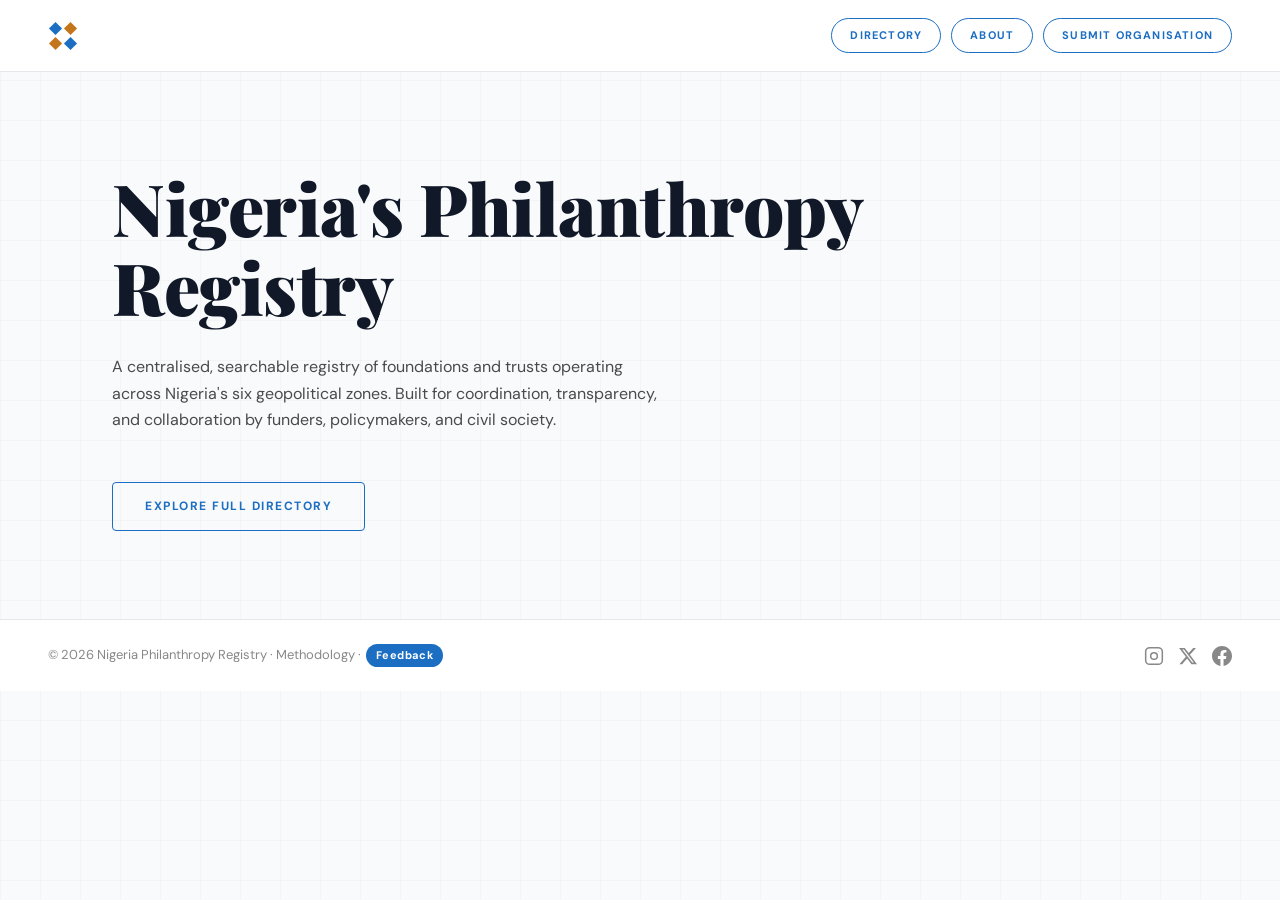
<file: index.html>
<!DOCTYPE html>
<html lang="en">
<head>
  <meta charset="UTF-8">
  <meta name="viewport" content="width=device-width, initial-scale=1.0">
  <title>Nigeria Philanthropy Registry</title>
  <link rel="stylesheet" href="styles.css">
  <style>

    body {
      background-color: #F9FAFB;
      background-image:
        linear-gradient(rgba(0,0,0,0.025) 1px, transparent 1px),
        linear-gradient(90deg, rgba(0,0,0,0.025) 1px, transparent 1px);
      background-size: 40px 40px;
    }

    /* ── HERO ─────────────────────────────────────────────── */
    .hero {
      padding: 96px 72px 88px;
      max-width: 1200px;
      margin: 0 auto;
    }

    .hero-heading {
      font-family: var(--font-serif);
      font-size: 72px;
      font-weight: 900;
      color: var(--near-black);
      line-height: 1.1;
      margin-bottom: 28px;
      letter-spacing: -0.5px;
    }

    .hero-sub {
      font-size: 16px;
      color: var(--text-mid);
      line-height: 1.65;
      margin-bottom: 48px;
      max-width: 560px;
    }

    .btn-explore {
      display: inline-block;
      color: var(--blue);
      border: 1.5px solid var(--blue);
      background: transparent;
      padding: 14px 32px;
      border-radius: 4px;
      font-family: var(--font-sans);
      font-size: 12px;
      font-weight: 700;
      letter-spacing: 1.5px;
      text-transform: uppercase;
      text-decoration: none;
      transition: all var(--transition);
    }

    .btn-explore:hover {
      background: var(--blue);
      color: var(--white);
    }

    /* ── STATS BAR ────────────────────────────────────────── */
    .stats-bar {
      border-top: 1px solid var(--border-light);
      border-bottom: 1px solid var(--border-light);
      background: var(--white);
      padding: 40px 72px;
    }

    .stats-inner {
      max-width: 1200px;
      margin: 0 auto;
      display: grid;
      grid-template-columns: repeat(4, 1fr);
      gap: 32px;
    }

    .stat-item {}

    .stat-number {
      font-family: var(--font-serif);
      font-size: 64px;
      font-weight: 900;
      color: var(--near-black);
      line-height: 1;
      margin-bottom: 10px;
    }

    .stat-label {
      font-size: 11px;
      font-weight: 700;
      letter-spacing: 1.5px;
      text-transform: uppercase;
      color: var(--amber);
    }

    /* ── RESPONSIVE ───────────────────────────────────────── */
    @media (max-width: 1024px) {
      .hero { padding: 72px 40px 64px; }
      .hero-heading { font-size: 60px; }
      .stats-bar { padding: 32px 40px; }
      .stats-inner { grid-template-columns: repeat(2, 1fr); }
      .impact-section { padding: 56px 40px 64px; }
      .impact-grid { grid-template-columns: repeat(2, 1fr); }
    }

    @media (max-width: 640px) {
      .hero { padding: 48px 24px 56px; }
      .hero-heading { font-size: 44px; }
      .stats-bar { padding: 28px 24px; }
      .impact-section { padding: 40px 24px 56px; }
      .stat-number { font-size: 48px; }
    }

  </style>
</head>
<body>

  <!-- ═══ NAVIGATION ═════════════════════════════════════════ -->
  <nav class="site-nav">
    <div class="nav-logo">
      <a href="index.html">
        <svg class="nav-logo-mark" width="30" height="30" viewBox="0 0 32 32" fill="none" xmlns="http://www.w3.org/2000/svg" aria-hidden="true">
          <polygon fill="#1B6EC2" points="8,1 15,8 8,15 1,8"/>
          <polygon fill="#C4751A" points="24,1 31,8 24,15 17,8"/>
          <polygon fill="#C4751A" points="8,17 15,24 8,31 1,24"/>
          <polygon fill="#1B6EC2" points="24,17 31,24 24,31 17,24"/>
        </svg>
      </a>
    </div>
    <div class="nav-links">
      <a href="directory.html">Directory</a>
      <a href="about.html">About</a>
      <a href="submit.html" class="btn-submit">Submit Organisation</a>
    </div>
  </nav>

  <!-- ═══ HERO ════════════════════════════════════════════════ -->
  <section class="hero">
    <h1 class="hero-heading">Nigeria's Philanthropy<br>Registry</h1>
    <p class="hero-sub">A centralised, searchable registry of foundations and trusts operating across Nigeria's six geopolitical zones. Built for coordination, transparency, and collaboration by funders, policymakers, and civil society.</p>
    <a href="directory.html" class="btn-explore">Explore Full Directory</a>
  </section>

  <!-- ═══ FOOTER ══════════════════════════════════════════════ -->
  <footer class="footer-simple">
    <span class="footer-simple-text">© 2026 Nigeria Philanthropy Registry · <a href="methodology.html" style="color:inherit;text-decoration:none;">Methodology</a> · <a href="feedback.html" class="footer-feedback-btn">Feedback</a></span>
    <div class="footer-social">
      <!-- Instagram -->
      <a href="#" aria-label="Instagram">
        <svg width="20" height="20" viewBox="0 0 24 24" fill="none" stroke="currentColor" stroke-width="1.8" stroke-linecap="round" stroke-linejoin="round">
          <rect x="2" y="2" width="20" height="20" rx="5" ry="5"/>
          <circle cx="12" cy="12" r="4"/>
          <circle cx="17.5" cy="6.5" r="0.5" fill="currentColor" stroke="none"/>
        </svg>
      </a>
      <!-- X / Twitter -->
      <a href="#" aria-label="X (Twitter)">
        <svg width="20" height="20" viewBox="0 0 24 24" fill="currentColor">
          <path d="M18.244 2.25h3.308l-7.227 8.26 8.502 11.24H16.17l-5.214-6.817L4.99 21.75H1.68l7.73-8.835L1.254 2.25H8.08l4.713 6.231zm-1.161 17.52h1.833L7.084 4.126H5.117z"/>
        </svg>
      </a>
      <!-- Facebook -->
      <a href="#" aria-label="Facebook">
        <svg width="20" height="20" viewBox="0 0 24 24" fill="currentColor">
          <path d="M24 12.073c0-6.627-5.373-12-12-12s-12 5.373-12 12c0 5.99 4.388 10.954 10.125 11.854v-8.385H7.078v-3.47h3.047V9.43c0-3.007 1.792-4.669 4.533-4.669 1.312 0 2.686.235 2.686.235v2.953H15.83c-1.491 0-1.956.925-1.956 1.874v2.25h3.328l-.532 3.47h-2.796v8.385C19.612 23.027 24 18.062 24 12.073z"/>
        </svg>
      </a>
    </div>
  </footer>


</body>
</html>
</file>
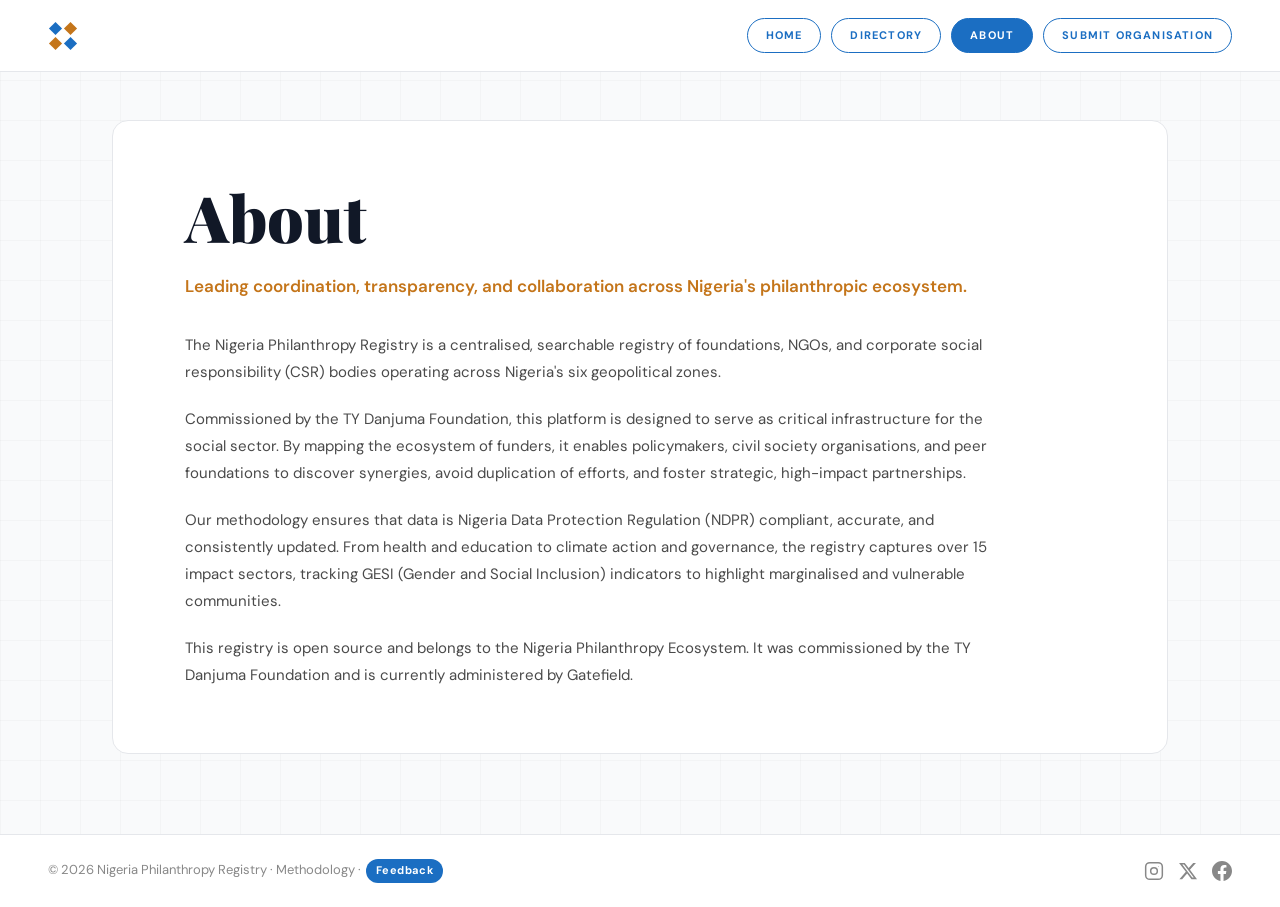
<file: about.html>
<!DOCTYPE html>
<html lang="en">
<head>
  <meta charset="UTF-8">
  <meta name="viewport" content="width=device-width, initial-scale=1.0">
  <title>About — Nigeria Philanthropy Registry</title>
  <link rel="stylesheet" href="styles.css">
  <style>

    body {
      background-color: #F9FAFB;
      background-image:
        linear-gradient(rgba(0,0,0,0.025) 1px, transparent 1px),
        linear-gradient(90deg, rgba(0,0,0,0.025) 1px, transparent 1px);
      background-size: 40px 40px;
    }

    /* ── PAGE CONTENT ─────────────────────────────────────── */
    .about-wrap {
      max-width: 1200px;
      margin: 0 auto;
      padding: 48px 72px 80px;
    }

    .about-card {
      background: var(--white);
      border: 1px solid var(--border-light);
      border-radius: 16px;
      padding: 64px 72px;
    }

    .about-heading {
      font-family: var(--font-serif);
      font-size: 64px;
      font-weight: 900;
      color: var(--near-black);
      margin-bottom: 24px;
      line-height: 1.0;
    }

    .about-subheading {
      font-size: 17px;
      font-weight: 600;
      color: var(--amber);
      line-height: 1.6;
      margin-bottom: 32px;
      max-width: 800px;
    }

    .about-body p {
      font-size: 15px;
      color: var(--text-mid);
      line-height: 1.8;
      margin-bottom: 20px;
      max-width: 820px;
    }

    .about-body p:last-child { margin-bottom: 0; }

    /* ── RESPONSIVE ───────────────────────────────────────── */
    @media (max-width: 1024px) {
      .about-wrap { padding: 32px 40px 64px; }
      .about-card { padding: 48px 48px; }
      .about-heading { font-size: 48px; }
    }

    @media (max-width: 640px) {
      .about-wrap { padding: 24px 16px 48px; }
      .about-card { padding: 32px 24px; }
      .about-heading { font-size: 36px; }
    }

  </style>
</head>
<body>

  <!-- ═══ NAVIGATION ═════════════════════════════════════════ -->
  <nav class="site-nav">
    <div class="nav-logo">
      <a href="index.html">
        <svg class="nav-logo-mark" width="30" height="30" viewBox="0 0 32 32" fill="none" xmlns="http://www.w3.org/2000/svg" aria-hidden="true">
          <polygon fill="#1B6EC2" points="8,1 15,8 8,15 1,8"/>
          <polygon fill="#C4751A" points="24,1 31,8 24,15 17,8"/>
          <polygon fill="#C4751A" points="8,17 15,24 8,31 1,24"/>
          <polygon fill="#1B6EC2" points="24,17 31,24 24,31 17,24"/>
        </svg>
      </a>
    </div>
    <div class="nav-links">
      <a href="index.html">Home</a>
      <a href="directory.html">Directory</a>
      <a href="about.html" class="active">About</a>
      <a href="submit.html" class="btn-submit">Submit Organisation</a>
    </div>
  </nav>

  <!-- ═══ ABOUT CONTENT ═══════════════════════════════════════ -->
  <div class="about-wrap">
    <div class="about-card">
      <h1 class="about-heading">About</h1>
      <p class="about-subheading">Leading coordination, transparency, and collaboration across Nigeria's philanthropic ecosystem.</p>
      <div class="about-body">
        <p>The Nigeria Philanthropy Registry is a centralised, searchable registry of foundations, NGOs, and corporate social responsibility (CSR) bodies operating across Nigeria's six geopolitical zones.</p>
        <p>Commissioned by the TY Danjuma Foundation, this platform is designed to serve as critical infrastructure for the social sector. By mapping the ecosystem of funders, it enables policymakers, civil society organisations, and peer foundations to discover synergies, avoid duplication of efforts, and foster strategic, high-impact partnerships.</p>
        <p>Our methodology ensures that data is Nigeria Data Protection Regulation (NDPR) compliant, accurate, and consistently updated. From health and education to climate action and governance, the registry captures over 15 impact sectors, tracking GESI (Gender and Social Inclusion) indicators to highlight marginalised and vulnerable communities.</p>
        <p>This registry is open source and belongs to the Nigeria Philanthropy Ecosystem. It was commissioned by the TY Danjuma Foundation and is currently administered by Gatefield.</p>
      </div>
    </div>
  </div>

  <!-- ═══ FOOTER ══════════════════════════════════════════════ -->
  <footer class="footer-simple">
    <span class="footer-simple-text">© 2026 Nigeria Philanthropy Registry · <a href="methodology.html" style="color:inherit;text-decoration:none;">Methodology</a> · <a href="feedback.html" class="footer-feedback-btn">Feedback</a></span>
    <div class="footer-social">
      <a href="#" aria-label="Instagram">
        <svg width="20" height="20" viewBox="0 0 24 24" fill="none" stroke="currentColor" stroke-width="1.8" stroke-linecap="round" stroke-linejoin="round">
          <rect x="2" y="2" width="20" height="20" rx="5" ry="5"/>
          <circle cx="12" cy="12" r="4"/>
          <circle cx="17.5" cy="6.5" r="0.5" fill="currentColor" stroke="none"/>
        </svg>
      </a>
      <a href="#" aria-label="X (Twitter)">
        <svg width="20" height="20" viewBox="0 0 24 24" fill="currentColor">
          <path d="M18.244 2.25h3.308l-7.227 8.26 8.502 11.24H16.17l-5.214-6.817L4.99 21.75H1.68l7.73-8.835L1.254 2.25H8.08l4.713 6.231zm-1.161 17.52h1.833L7.084 4.126H5.117z"/>
        </svg>
      </a>
      <a href="#" aria-label="Facebook">
        <svg width="20" height="20" viewBox="0 0 24 24" fill="currentColor">
          <path d="M24 12.073c0-6.627-5.373-12-12-12s-12 5.373-12 12c0 5.99 4.388 10.954 10.125 11.854v-8.385H7.078v-3.47h3.047V9.43c0-3.007 1.792-4.669 4.533-4.669 1.312 0 2.686.235 2.686.235v2.953H15.83c-1.491 0-1.956.925-1.956 1.874v2.25h3.328l-.532 3.47h-2.796v8.385C19.612 23.027 24 18.062 24 12.073z"/>
        </svg>
      </a>
    </div>
  </footer>

</body>
</html>
</file>
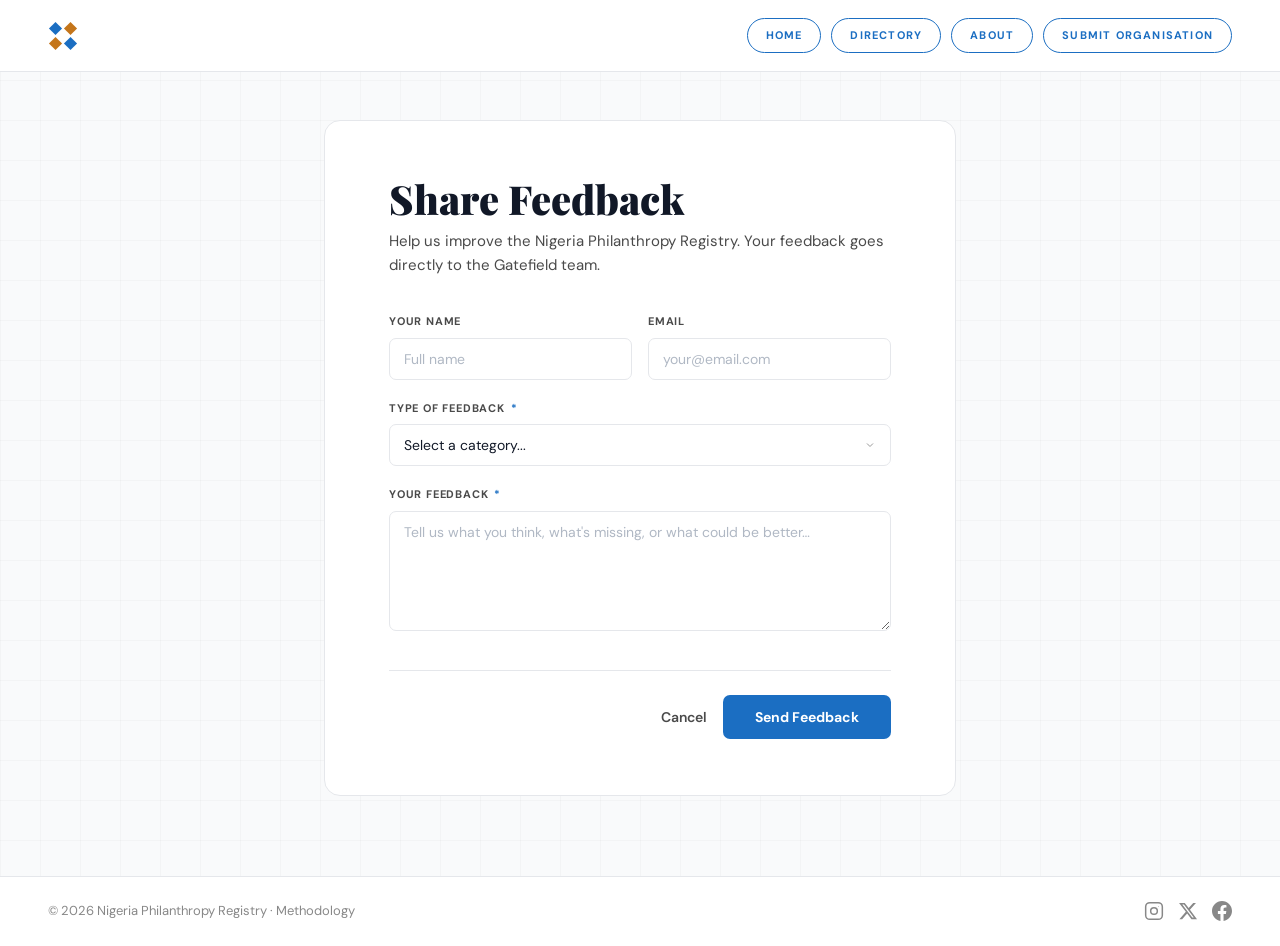
<file: feedback.html>
<!DOCTYPE html>
<html lang="en">
<head>
  <meta charset="UTF-8">
  <meta name="viewport" content="width=device-width, initial-scale=1.0">
  <title>Share Feedback — Nigeria Philanthropy Registry</title>
  <link rel="stylesheet" href="styles.css">
  <style>

    body {
      background-color: #F9FAFB;
      background-image:
        linear-gradient(rgba(0,0,0,0.025) 1px, transparent 1px),
        linear-gradient(90deg, rgba(0,0,0,0.025) 1px, transparent 1px);
      background-size: 40px 40px;
    }

    .page-wrap {
      max-width: 680px;
      margin: 0 auto;
      padding: 48px 24px 80px;
    }

    .page-card {
      background: var(--white);
      border: 1px solid var(--border-light);
      border-radius: 16px;
      padding: 56px 64px;
    }

    .page-heading {
      font-family: var(--font-serif);
      font-size: 40px;
      font-weight: 900;
      color: var(--near-black);
      margin-bottom: 8px;
      line-height: 1.1;
    }

    .page-sub {
      font-size: 15px;
      color: var(--text-mid);
      line-height: 1.6;
      margin-bottom: 36px;
    }

    .form-row { margin-bottom: 20px; }

    .form-row-2 {
      display: grid;
      grid-template-columns: 1fr 1fr;
      gap: 16px;
      margin-bottom: 20px;
    }

    .form-label {
      display: block;
      font-size: 11px;
      font-weight: 700;
      letter-spacing: 0.8px;
      text-transform: uppercase;
      color: var(--text-mid);
      margin-bottom: 7px;
    }

    .form-label span { color: var(--blue); margin-left: 2px; }

    .form-input, .form-select, .form-textarea {
      width: 100%;
      font-family: var(--font-sans);
      font-size: 14px;
      color: var(--near-black);
      background: var(--white);
      border: 1.5px solid var(--border-light);
      border-radius: 7px;
      padding: 11px 14px;
      outline: none;
      transition: border-color 0.15s, box-shadow 0.15s;
      box-sizing: border-box;
    }

    .form-input:focus, .form-select:focus, .form-textarea:focus {
      border-color: var(--blue);
      box-shadow: 0 0 0 3px rgba(27,110,194,0.08);
    }

    .form-input::placeholder, .form-textarea::placeholder { color: #B0B8C4; }
    .form-select {
      appearance: none;
      background-image: url("data:image/svg+xml,%3Csvg xmlns='http://www.w3.org/2000/svg' width='12' height='12' viewBox='0 0 24 24' fill='none' stroke='%23999' stroke-width='2'%3E%3Cpolyline points='6 9 12 15 18 9'/%3E%3C/svg%3E");
      background-repeat: no-repeat;
      background-position: right 14px center;
      padding-right: 36px;
    }
    .form-textarea { resize: vertical; min-height: 120px; }

    .form-actions {
      margin-top: 32px;
      display: flex;
      align-items: center;
      justify-content: flex-end;
      padding-top: 24px;
      border-top: 1px solid var(--border-light);
      gap: 16px;
    }

    .btn-cancel {
      font-family: var(--font-sans);
      font-size: 14px;
      font-weight: 600;
      color: var(--text-mid);
      background: none;
      border: none;
      cursor: pointer;
      text-decoration: none;
    }

    .btn-cancel:hover { color: var(--near-black); }

    .btn-primary-submit {
      background: var(--blue);
      color: var(--white);
      border: none;
      padding: 13px 32px;
      border-radius: 7px;
      font-family: var(--font-sans);
      font-size: 14px;
      font-weight: 700;
      cursor: pointer;
      transition: background 0.15s;
    }

    .btn-primary-submit:hover { background: var(--blue-dark); }

    .success-box {
      display: none;
      text-align: center;
      padding: 48px 0;
    }

    .success-icon {
      width: 64px; height: 64px;
      background: #E8F4FB;
      border-radius: 50%;
      display: flex; align-items: center; justify-content: center;
      margin: 0 auto 20px;
      color: var(--blue);
    }

    .success-box h2 {
      font-family: var(--font-serif);
      font-size: 26px;
      color: var(--near-black);
      margin-bottom: 10px;
    }

    .success-box p {
      font-size: 15px;
      color: var(--text-mid);
      max-width: 360px;
      margin: 0 auto 24px;
      line-height: 1.6;
    }

    @media (max-width: 640px) {
      .page-card { padding: 32px 24px; }
      .form-row-2 { grid-template-columns: 1fr; }
      .form-actions { flex-direction: column-reverse; align-items: stretch; }
      .btn-primary-submit { text-align: center; }
    }

  </style>
</head>
<body>

  <!-- ═══ NAVIGATION ═════════════════════════════════════════ -->
  <nav class="site-nav">
    <div class="nav-logo">
      <a href="index.html">
        <svg class="nav-logo-mark" width="30" height="30" viewBox="0 0 32 32" fill="none" xmlns="http://www.w3.org/2000/svg" aria-hidden="true">
          <polygon fill="#1B6EC2" points="8,1 15,8 8,15 1,8"/>
          <polygon fill="#C4751A" points="24,1 31,8 24,15 17,8"/>
          <polygon fill="#C4751A" points="8,17 15,24 8,31 1,24"/>
          <polygon fill="#1B6EC2" points="24,17 31,24 24,31 17,24"/>
        </svg>
      </a>
    </div>
    <div class="nav-links">
      <a href="index.html">Home</a>
      <a href="directory.html">Directory</a>
      <a href="about.html">About</a>
      <a href="submit.html" class="btn-submit">Submit Organisation</a>
    </div>
  </nav>

  <!-- ═══ PAGE CONTENT ════════════════════════════════════════ -->
  <div class="page-wrap">
    <div class="page-card">

      <div id="form-content">
        <h1 class="page-heading">Share Feedback</h1>
        <p class="page-sub">Help us improve the Nigeria Philanthropy Registry. Your feedback goes directly to the Gatefield team.</p>

        <form id="feedback-form" name="feedback" netlify>
          <input type="hidden" name="form-name" value="feedback">

          <div class="form-row-2">
            <div>
              <label class="form-label">Your Name</label>
              <input class="form-input" type="text" name="name" placeholder="Full name">
            </div>
            <div>
              <label class="form-label">Email</label>
              <input class="form-input" type="email" name="email" placeholder="your@email.com">
            </div>
          </div>

          <div class="form-row">
            <label class="form-label">Type of Feedback <span>*</span></label>
            <select class="form-select" name="feedback-type" required>
              <option value="">Select a category...</option>
              <option>General suggestion</option>
              <option>Missing organisation</option>
              <option>Incorrect data</option>
              <option>Feature request</option>
              <option>Technical issue</option>
              <option>Other</option>
            </select>
          </div>

          <div class="form-row">
            <label class="form-label">Your Feedback <span>*</span></label>
            <textarea class="form-textarea" name="message" placeholder="Tell us what you think, what's missing, or what could be better…" required></textarea>
          </div>

          <div class="form-actions">
            <a href="javascript:history.back()" class="btn-cancel">Cancel</a>
            <button type="submit" class="btn-primary-submit">Send Feedback</button>
          </div>
        </form>
      </div>

      <!-- Success state -->
      <div class="success-box" id="feedback-success">
        <div class="success-icon">
          <svg width="28" height="28" viewBox="0 0 24 24" fill="none" stroke="currentColor" stroke-width="2.5"><polyline points="20 6 9 17 4 12"/></svg>
        </div>
        <h2>Thank You</h2>
        <p>Your feedback has been received. We read every submission and use it to improve the registry.</p>
        <a href="index.html" class="btn-primary-submit" style="display:inline-block;text-decoration:none;">Back to Home</a>
      </div>

    </div>
  </div>

  <!-- ═══ FOOTER ══════════════════════════════════════════════ -->
  <footer class="footer-simple">
    <span class="footer-simple-text">© 2026 Nigeria Philanthropy Registry · <a href="methodology.html" style="color:inherit;text-decoration:none;">Methodology</a></span>
    <div class="footer-social">
      <a href="#" aria-label="Instagram">
        <svg width="20" height="20" viewBox="0 0 24 24" fill="none" stroke="currentColor" stroke-width="1.8" stroke-linecap="round" stroke-linejoin="round">
          <rect x="2" y="2" width="20" height="20" rx="5" ry="5"/>
          <circle cx="12" cy="12" r="4"/>
          <circle cx="17.5" cy="6.5" r="0.5" fill="currentColor" stroke="none"/>
        </svg>
      </a>
      <a href="#" aria-label="X (Twitter)">
        <svg width="20" height="20" viewBox="0 0 24 24" fill="currentColor">
          <path d="M18.244 2.25h3.308l-7.227 8.26 8.502 11.24H16.17l-5.214-6.817L4.99 21.75H1.68l7.73-8.835L1.254 2.25H8.08l4.713 6.231zm-1.161 17.52h1.833L7.084 4.126H5.117z"/>
        </svg>
      </a>
      <a href="#" aria-label="Facebook">
        <svg width="20" height="20" viewBox="0 0 24 24" fill="currentColor">
          <path d="M24 12.073c0-6.627-5.373-12-12-12s-12 5.373-12 12c0 5.99 4.388 10.954 10.125 11.854v-8.385H7.078v-3.47h3.047V9.43c0-3.007 1.792-4.669 4.533-4.669 1.312 0 2.686.235 2.686.235v2.953H15.83c-1.491 0-1.956.925-1.956 1.874v2.25h3.328l-.532 3.47h-2.796v8.385C19.612 23.027 24 18.062 24 12.073z"/>
        </svg>
      </a>
    </div>
  </footer>

  <script>
    document.getElementById('feedback-form').addEventListener('submit', function(e) {
      e.preventDefault();
      document.getElementById('form-content').style.display = 'none';
      document.getElementById('feedback-success').style.display = 'block';
      window.scrollTo({ top: 0, behavior: 'smooth' });
    });
  </script>

</body>
</html>
</file>
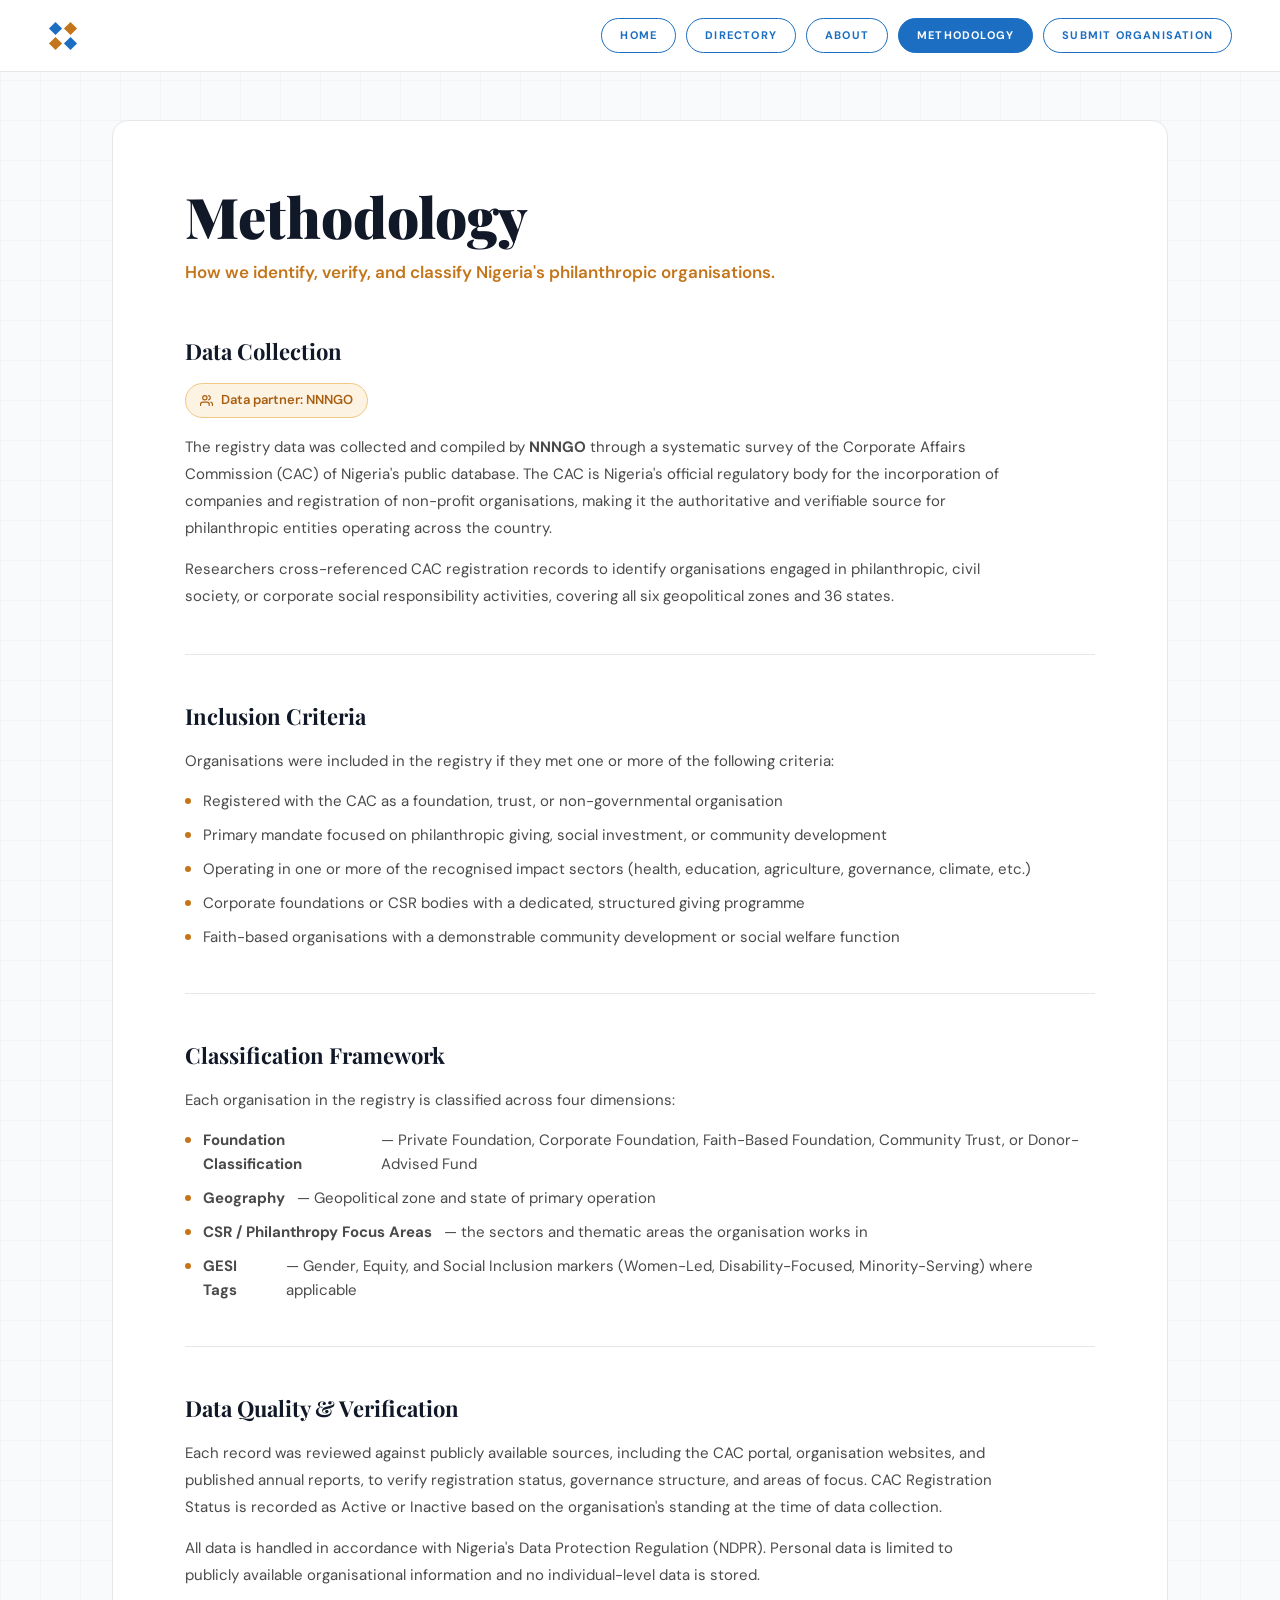
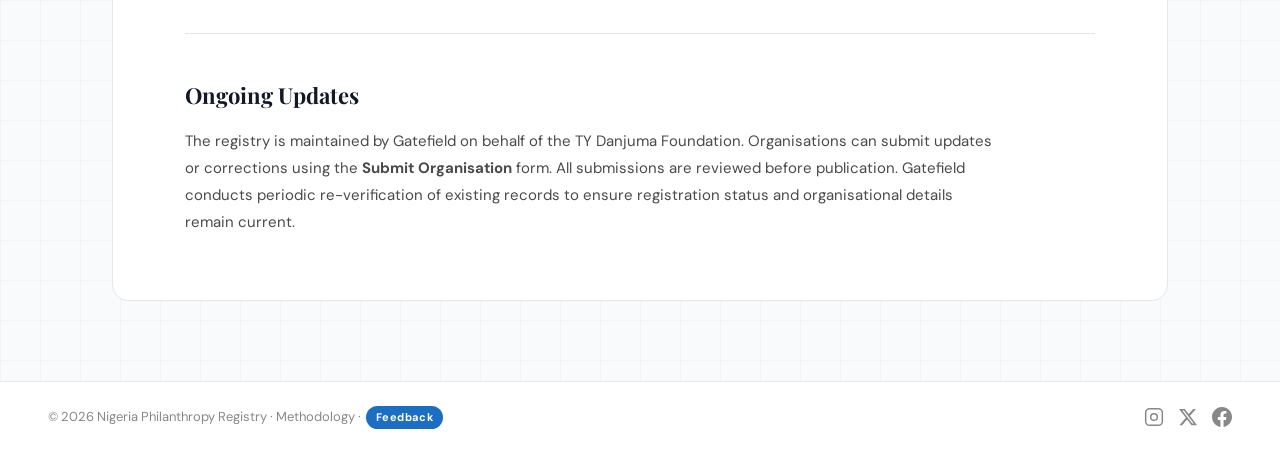
<file: methodology.html>
<!DOCTYPE html>
<html lang="en">
<head>
  <meta charset="UTF-8">
  <meta name="viewport" content="width=device-width, initial-scale=1.0">
  <title>Methodology — Nigeria Philanthropy Registry</title>
  <link rel="stylesheet" href="styles.css">
  <style>

    body {
      background-color: #F9FAFB;
      background-image:
        linear-gradient(rgba(0,0,0,0.025) 1px, transparent 1px),
        linear-gradient(90deg, rgba(0,0,0,0.025) 1px, transparent 1px);
      background-size: 40px 40px;
    }

    .page-wrap {
      max-width: 1200px;
      margin: 0 auto;
      padding: 48px 72px 80px;
    }

    .page-card {
      background: var(--white);
      border: 1px solid var(--border-light);
      border-radius: 16px;
      padding: 64px 72px;
    }

    .page-heading {
      font-family: var(--font-serif);
      font-size: 56px;
      font-weight: 900;
      color: var(--near-black);
      margin-bottom: 12px;
      line-height: 1.1;
    }

    .page-subheading {
      font-size: 17px;
      font-weight: 600;
      color: var(--amber);
      line-height: 1.6;
      margin-bottom: 48px;
      max-width: 760px;
    }

    .method-section {
      margin-bottom: 44px;
      padding-bottom: 44px;
      border-bottom: 1px solid var(--border-light);
    }

    .method-section:last-child {
      border-bottom: none;
      margin-bottom: 0;
      padding-bottom: 0;
    }

    .method-section-title {
      font-family: var(--font-serif);
      font-size: 22px;
      font-weight: 700;
      color: var(--near-black);
      margin-bottom: 14px;
    }

    .method-section p {
      font-size: 15px;
      color: var(--text-mid);
      line-height: 1.8;
      margin-bottom: 14px;
      max-width: 820px;
    }

    .method-section p:last-child { margin-bottom: 0; }

    .method-list {
      list-style: none;
      margin: 12px 0 0;
      padding: 0;
      display: flex;
      flex-direction: column;
      gap: 10px;
    }

    .method-list li {
      display: flex;
      align-items: flex-start;
      gap: 12px;
      font-size: 15px;
      color: var(--text-mid);
      line-height: 1.6;
    }

    .method-list li::before {
      content: '';
      width: 6px;
      height: 6px;
      border-radius: 50%;
      background: var(--amber);
      margin-top: 9px;
      flex-shrink: 0;
    }

    .partner-badge {
      display: inline-flex;
      align-items: center;
      gap: 8px;
      background: #FDF3E3;
      border: 1px solid #F0C882;
      color: #A85E10;
      padding: 6px 14px;
      border-radius: 100px;
      font-size: 13px;
      font-weight: 600;
      margin-bottom: 16px;
    }

    @media (max-width: 1024px) {
      .page-wrap { padding: 32px 40px 64px; }
      .page-card { padding: 48px 48px; }
      .page-heading { font-size: 44px; }
    }

    @media (max-width: 640px) {
      .page-wrap { padding: 24px 16px 48px; }
      .page-card { padding: 32px 24px; }
      .page-heading { font-size: 36px; }
    }

  </style>
</head>
<body>

  <!-- ═══ NAVIGATION ═════════════════════════════════════════ -->
  <nav class="site-nav">
    <div class="nav-logo">
      <a href="index.html">
        <svg class="nav-logo-mark" width="30" height="30" viewBox="0 0 32 32" fill="none" xmlns="http://www.w3.org/2000/svg" aria-hidden="true">
          <polygon fill="#1B6EC2" points="8,1 15,8 8,15 1,8"/>
          <polygon fill="#C4751A" points="24,1 31,8 24,15 17,8"/>
          <polygon fill="#C4751A" points="8,17 15,24 8,31 1,24"/>
          <polygon fill="#1B6EC2" points="24,17 31,24 24,31 17,24"/>
        </svg>
      </a>
    </div>
    <div class="nav-links">
      <a href="index.html">Home</a>
      <a href="directory.html">Directory</a>
      <a href="about.html">About</a>
      <a href="methodology.html" class="active">Methodology</a>
      <a href="submit.html" class="btn-submit">Submit Organisation</a>
    </div>
  </nav>

  <!-- ═══ PAGE CONTENT ════════════════════════════════════════ -->
  <div class="page-wrap">
    <div class="page-card">

      <h1 class="page-heading">Methodology</h1>
      <p class="page-subheading">How we identify, verify, and classify Nigeria's philanthropic organisations.</p>

      <!-- Data Collection -->
      <div class="method-section">
        <h2 class="method-section-title">Data Collection</h2>
        <div class="partner-badge">
          <svg width="13" height="13" viewBox="0 0 24 24" fill="none" stroke="currentColor" stroke-width="2.2" stroke-linecap="round" stroke-linejoin="round"><path d="M17 21v-2a4 4 0 0 0-4-4H5a4 4 0 0 0-4 4v2"/><circle cx="9" cy="7" r="4"/><path d="M23 21v-2a4 4 0 0 0-3-3.87"/><path d="M16 3.13a4 4 0 0 1 0 7.75"/></svg>
          Data partner: NNNGO
        </div>
        <p>The registry data was collected and compiled by <strong>NNNGO</strong> through a systematic survey of the Corporate Affairs Commission (CAC) of Nigeria's public database. The CAC is Nigeria's official regulatory body for the incorporation of companies and registration of non-profit organisations, making it the authoritative and verifiable source for philanthropic entities operating across the country.</p>
        <p>Researchers cross-referenced CAC registration records to identify organisations engaged in philanthropic, civil society, or corporate social responsibility activities, covering all six geopolitical zones and 36 states.</p>
      </div>

      <!-- Inclusion Criteria -->
      <div class="method-section">
        <h2 class="method-section-title">Inclusion Criteria</h2>
        <p>Organisations were included in the registry if they met one or more of the following criteria:</p>
        <ul class="method-list">
          <li>Registered with the CAC as a foundation, trust, or non-governmental organisation</li>
          <li>Primary mandate focused on philanthropic giving, social investment, or community development</li>
          <li>Operating in one or more of the recognised impact sectors (health, education, agriculture, governance, climate, etc.)</li>
          <li>Corporate foundations or CSR bodies with a dedicated, structured giving programme</li>
          <li>Faith-based organisations with a demonstrable community development or social welfare function</li>
        </ul>
      </div>

      <!-- Classification Framework -->
      <div class="method-section">
        <h2 class="method-section-title">Classification Framework</h2>
        <p>Each organisation in the registry is classified across four dimensions:</p>
        <ul class="method-list">
          <li><strong>Foundation Classification</strong> — Private Foundation, Corporate Foundation, Faith-Based Foundation, Community Trust, or Donor-Advised Fund</li>
          <li><strong>Geography</strong> — Geopolitical zone and state of primary operation</li>
          <li><strong>CSR / Philanthropy Focus Areas</strong> — the sectors and thematic areas the organisation works in</li>
          <li><strong>GESI Tags</strong> — Gender, Equity, and Social Inclusion markers (Women-Led, Disability-Focused, Minority-Serving) where applicable</li>
        </ul>
      </div>

      <!-- Data Quality -->
      <div class="method-section">
        <h2 class="method-section-title">Data Quality & Verification</h2>
        <p>Each record was reviewed against publicly available sources, including the CAC portal, organisation websites, and published annual reports, to verify registration status, governance structure, and areas of focus. CAC Registration Status is recorded as Active or Inactive based on the organisation's standing at the time of data collection.</p>
        <p>All data is handled in accordance with Nigeria's Data Protection Regulation (NDPR). Personal data is limited to publicly available organisational information and no individual-level data is stored.</p>
      </div>

      <!-- Updates -->
      <div class="method-section">
        <h2 class="method-section-title">Ongoing Updates</h2>
        <p>The registry is maintained by Gatefield on behalf of the TY Danjuma Foundation. Organisations can submit updates or corrections using the <strong>Submit Organisation</strong> form. All submissions are reviewed before publication. Gatefield conducts periodic re-verification of existing records to ensure registration status and organisational details remain current.</p>
      </div>

    </div>
  </div>

  <!-- ═══ FOOTER ══════════════════════════════════════════════ -->
  <footer class="footer-simple">
    <span class="footer-simple-text">© 2026 Nigeria Philanthropy Registry · <a href="methodology.html" style="color:inherit;text-decoration:none;">Methodology</a> · <a href="feedback.html" class="footer-feedback-btn">Feedback</a></span>
    <div class="footer-social">
      <a href="#" aria-label="Instagram">
        <svg width="20" height="20" viewBox="0 0 24 24" fill="none" stroke="currentColor" stroke-width="1.8" stroke-linecap="round" stroke-linejoin="round">
          <rect x="2" y="2" width="20" height="20" rx="5" ry="5"/>
          <circle cx="12" cy="12" r="4"/>
          <circle cx="17.5" cy="6.5" r="0.5" fill="currentColor" stroke="none"/>
        </svg>
      </a>
      <a href="#" aria-label="X (Twitter)">
        <svg width="20" height="20" viewBox="0 0 24 24" fill="currentColor">
          <path d="M18.244 2.25h3.308l-7.227 8.26 8.502 11.24H16.17l-5.214-6.817L4.99 21.75H1.68l7.73-8.835L1.254 2.25H8.08l4.713 6.231zm-1.161 17.52h1.833L7.084 4.126H5.117z"/>
        </svg>
      </a>
      <a href="#" aria-label="Facebook">
        <svg width="20" height="20" viewBox="0 0 24 24" fill="currentColor">
          <path d="M24 12.073c0-6.627-5.373-12-12-12s-12 5.373-12 12c0 5.99 4.388 10.954 10.125 11.854v-8.385H7.078v-3.47h3.047V9.43c0-3.007 1.792-4.669 4.533-4.669 1.312 0 2.686.235 2.686.235v2.953H15.83c-1.491 0-1.956.925-1.956 1.874v2.25h3.328l-.532 3.47h-2.796v8.385C19.612 23.027 24 18.062 24 12.073z"/>
        </svg>
      </a>
    </div>
  </footer>

</body>
</html>
</file>
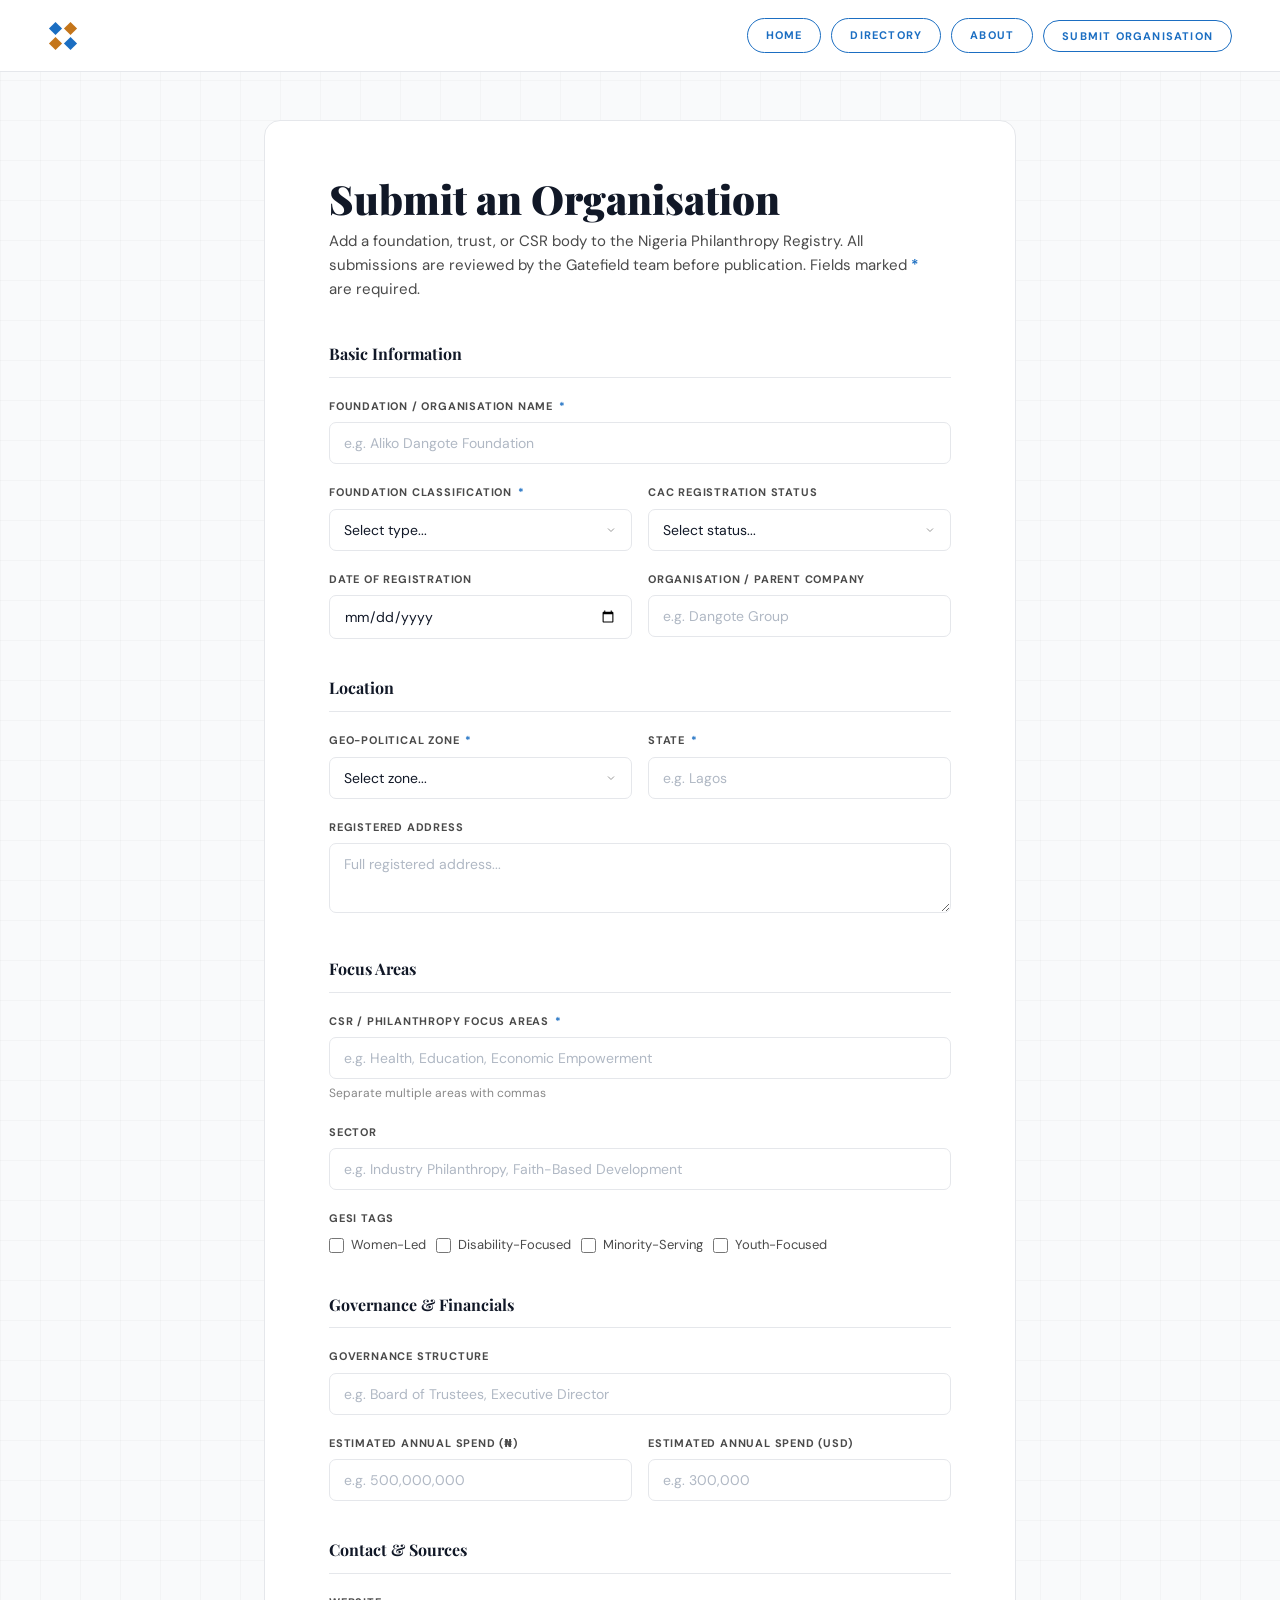
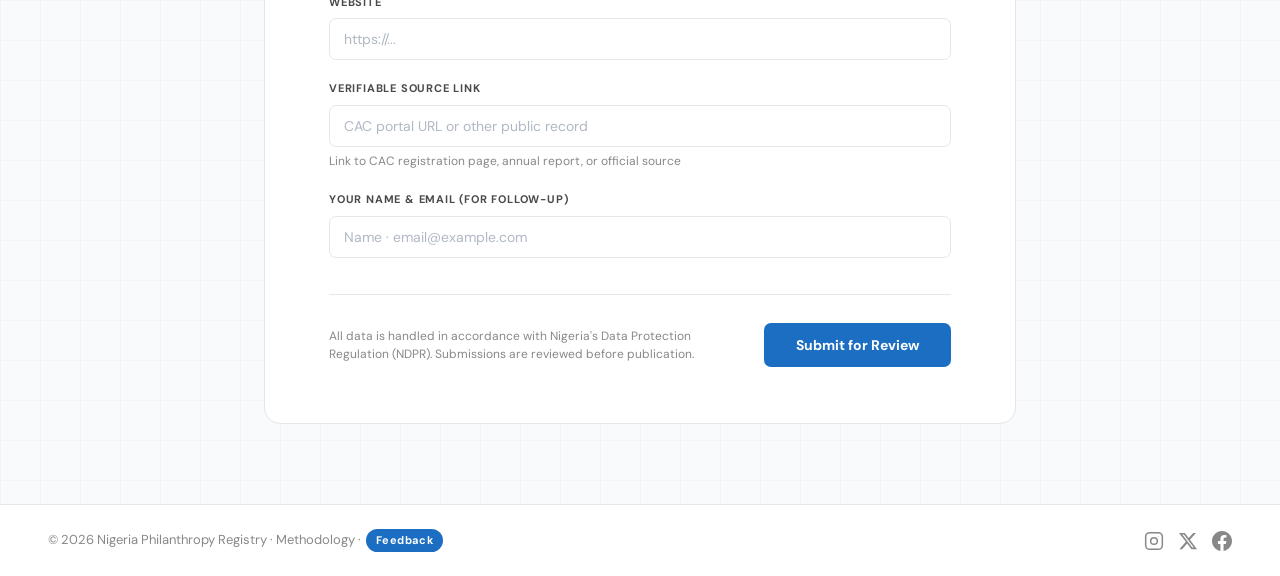
<file: submit.html>
<!DOCTYPE html>
<html lang="en">
<head>
  <meta charset="UTF-8">
  <meta name="viewport" content="width=device-width, initial-scale=1.0">
  <title>Submit Organisation — Nigeria Philanthropy Registry</title>
  <link rel="stylesheet" href="styles.css">
  <style>

    body {
      background-color: #F9FAFB;
      background-image:
        linear-gradient(rgba(0,0,0,0.025) 1px, transparent 1px),
        linear-gradient(90deg, rgba(0,0,0,0.025) 1px, transparent 1px);
      background-size: 40px 40px;
    }

    .page-wrap {
      max-width: 800px;
      margin: 0 auto;
      padding: 48px 24px 80px;
    }

    .page-card {
      background: var(--white);
      border: 1px solid var(--border-light);
      border-radius: 16px;
      padding: 56px 64px;
    }

    .page-heading {
      font-family: var(--font-serif);
      font-size: 40px;
      font-weight: 900;
      color: var(--near-black);
      margin-bottom: 8px;
      line-height: 1.1;
    }

    .page-sub {
      font-size: 15px;
      color: var(--text-mid);
      line-height: 1.6;
      margin-bottom: 40px;
      max-width: 600px;
    }

    .form-section-title {
      font-family: var(--font-serif);
      font-size: 16px;
      font-weight: 700;
      color: var(--near-black);
      margin: 36px 0 20px;
      padding-bottom: 10px;
      border-bottom: 1px solid var(--border-light);
    }

    .form-row { margin-bottom: 20px; }

    .form-row-2 {
      display: grid;
      grid-template-columns: 1fr 1fr;
      gap: 16px;
      margin-bottom: 20px;
    }

    .form-label {
      display: block;
      font-size: 11px;
      font-weight: 700;
      letter-spacing: 0.8px;
      text-transform: uppercase;
      color: var(--text-mid);
      margin-bottom: 7px;
    }

    .form-label span {
      color: var(--blue);
      margin-left: 2px;
    }

    .form-input, .form-select, .form-textarea {
      width: 100%;
      font-family: var(--font-sans);
      font-size: 14px;
      color: var(--near-black);
      background: var(--white);
      border: 1.5px solid var(--border-light);
      border-radius: 7px;
      padding: 11px 14px;
      outline: none;
      transition: border-color 0.15s, box-shadow 0.15s;
      box-sizing: border-box;
    }

    .form-input:focus, .form-select:focus, .form-textarea:focus {
      border-color: var(--blue);
      box-shadow: 0 0 0 3px rgba(27,110,194,0.08);
    }

    .form-input::placeholder, .form-textarea::placeholder { color: #B0B8C4; }
    .form-select { appearance: none; background-image: url("data:image/svg+xml,%3Csvg xmlns='http://www.w3.org/2000/svg' width='12' height='12' viewBox='0 0 24 24' fill='none' stroke='%23999' stroke-width='2'%3E%3Cpolyline points='6 9 12 15 18 9'/%3E%3C/svg%3E"); background-repeat: no-repeat; background-position: right 14px center; padding-right: 36px; }
    .form-textarea { resize: vertical; min-height: 90px; }

    .checkbox-group {
      display: flex;
      flex-wrap: wrap;
      gap: 10px;
      margin-top: 4px;
    }

    .checkbox-item {
      display: flex;
      align-items: center;
      gap: 7px;
      font-size: 13px;
      color: var(--text-mid);
      cursor: pointer;
    }

    .checkbox-item input[type="checkbox"] {
      width: 15px;
      height: 15px;
      accent-color: var(--blue);
      cursor: pointer;
    }

    .form-hint {
      font-size: 12px;
      color: var(--text-muted);
      margin-top: 5px;
    }

    .form-actions {
      margin-top: 36px;
      display: flex;
      align-items: center;
      justify-content: space-between;
      padding-top: 28px;
      border-top: 1px solid var(--border-light);
    }

    .form-ndpr {
      font-size: 12px;
      color: var(--text-muted);
      max-width: 400px;
      line-height: 1.5;
    }

    .btn-primary-submit {
      background: var(--blue);
      color: var(--white);
      border: none;
      padding: 13px 32px;
      border-radius: 7px;
      font-family: var(--font-sans);
      font-size: 14px;
      font-weight: 700;
      cursor: pointer;
      transition: background 0.15s;
      white-space: nowrap;
    }

    .btn-primary-submit:hover { background: var(--blue-dark); }

    .success-box {
      display: none;
      text-align: center;
      padding: 48px 0;
    }

    .success-icon {
      width: 64px; height: 64px;
      background: #E8F4FB;
      border-radius: 50%;
      display: flex; align-items: center; justify-content: center;
      margin: 0 auto 20px;
      color: var(--blue);
    }

    .success-box h2 {
      font-family: var(--font-serif);
      font-size: 26px;
      color: var(--near-black);
      margin-bottom: 10px;
    }

    .success-box p {
      font-size: 15px;
      color: var(--text-mid);
      max-width: 400px;
      margin: 0 auto 24px;
      line-height: 1.6;
    }

    @media (max-width: 640px) {
      .page-card { padding: 32px 24px; }
      .form-row-2 { grid-template-columns: 1fr; }
      .form-actions { flex-direction: column; gap: 16px; align-items: stretch; }
      .btn-primary-submit { text-align: center; }
    }

  </style>
</head>
<body>

  <!-- ═══ NAVIGATION ═════════════════════════════════════════ -->
  <nav class="site-nav">
    <div class="nav-logo">
      <a href="index.html">
        <svg class="nav-logo-mark" width="30" height="30" viewBox="0 0 32 32" fill="none" xmlns="http://www.w3.org/2000/svg" aria-hidden="true">
          <polygon fill="#1B6EC2" points="8,1 15,8 8,15 1,8"/>
          <polygon fill="#C4751A" points="24,1 31,8 24,15 17,8"/>
          <polygon fill="#C4751A" points="8,17 15,24 8,31 1,24"/>
          <polygon fill="#1B6EC2" points="24,17 31,24 24,31 17,24"/>
        </svg>
      </a>
    </div>
    <div class="nav-links">
      <a href="index.html">Home</a>
      <a href="directory.html">Directory</a>
      <a href="about.html">About</a>
      <button class="btn-submit active-nav-btn">Submit Organisation</button>
    </div>
  </nav>

  <!-- ═══ PAGE CONTENT ════════════════════════════════════════ -->
  <div class="page-wrap">
    <div class="page-card">

      <div id="form-content">
        <h1 class="page-heading">Submit an Organisation</h1>
        <p class="page-sub">Add a foundation, trust, or CSR body to the Nigeria Philanthropy Registry. All submissions are reviewed by the Gatefield team before publication. Fields marked <span style="color:var(--blue);font-weight:600;">*</span> are required.</p>

        <form id="submit-form" name="submit-organisation" netlify>
          <input type="hidden" name="form-name" value="submit-organisation">

          <!-- Basic Information -->
          <div class="form-section-title">Basic Information</div>

          <div class="form-row">
            <label class="form-label">Foundation / Organisation Name <span>*</span></label>
            <input class="form-input" type="text" name="foundation-name" placeholder="e.g. Aliko Dangote Foundation" required>
          </div>

          <div class="form-row-2">
            <div>
              <label class="form-label">Foundation Classification <span>*</span></label>
              <select class="form-select" name="foundation-classification" required>
                <option value="">Select type...</option>
                <option>Private Foundation</option>
                <option>Corporate Foundation</option>
                <option>Faith-Based Foundation</option>
                <option>Community Trust</option>
                <option>Donor-Advised Fund</option>
              </select>
            </div>
            <div>
              <label class="form-label">CAC Registration Status</label>
              <select class="form-select" name="cac-status">
                <option value="">Select status...</option>
                <option>Active</option>
                <option>Inactive</option>
                <option>Unknown</option>
              </select>
            </div>
          </div>

          <div class="form-row-2">
            <div>
              <label class="form-label">Date of Registration</label>
              <input class="form-input" type="date" name="date-of-registration">
            </div>
            <div>
              <label class="form-label">Organisation / Parent Company</label>
              <input class="form-input" type="text" name="parent-company" placeholder="e.g. Dangote Group">
            </div>
          </div>

          <!-- Location -->
          <div class="form-section-title">Location</div>

          <div class="form-row-2">
            <div>
              <label class="form-label">Geo-Political Zone <span>*</span></label>
              <select class="form-select" name="zone" required>
                <option value="">Select zone...</option>
                <option>North Central</option>
                <option>North East</option>
                <option>North West</option>
                <option>South East</option>
                <option>South South</option>
                <option>South West</option>
              </select>
            </div>
            <div>
              <label class="form-label">State <span>*</span></label>
              <input class="form-input" type="text" name="state" placeholder="e.g. Lagos" required>
            </div>
          </div>

          <div class="form-row">
            <label class="form-label">Registered Address</label>
            <textarea class="form-textarea" name="registered-address" placeholder="Full registered address..." style="min-height:70px;"></textarea>
          </div>

          <!-- Focus Areas -->
          <div class="form-section-title">Focus Areas</div>

          <div class="form-row">
            <label class="form-label">CSR / Philanthropy Focus Areas <span>*</span></label>
            <input class="form-input" type="text" name="csr-focus-areas" placeholder="e.g. Health, Education, Economic Empowerment" required>
            <p class="form-hint">Separate multiple areas with commas</p>
          </div>

          <div class="form-row">
            <label class="form-label">Sector</label>
            <input class="form-input" type="text" name="sector" placeholder="e.g. Industry Philanthropy, Faith-Based Development">
          </div>

          <div class="form-row">
            <label class="form-label">GESI Tags</label>
            <div class="checkbox-group">
              <label class="checkbox-item">
                <input type="checkbox" name="gesi" value="Women-Led"> Women-Led
              </label>
              <label class="checkbox-item">
                <input type="checkbox" name="gesi" value="Disability-Focused"> Disability-Focused
              </label>
              <label class="checkbox-item">
                <input type="checkbox" name="gesi" value="Minority-Serving"> Minority-Serving
              </label>
              <label class="checkbox-item">
                <input type="checkbox" name="gesi" value="Youth-Focused"> Youth-Focused
              </label>
            </div>
          </div>

          <!-- Governance & Financials -->
          <div class="form-section-title">Governance & Financials</div>

          <div class="form-row">
            <label class="form-label">Governance Structure</label>
            <input class="form-input" type="text" name="governance-structure" placeholder="e.g. Board of Trustees, Executive Director">
          </div>

          <div class="form-row-2">
            <div>
              <label class="form-label">Estimated Annual Spend (₦)</label>
              <input class="form-input" type="text" name="annual-spend-ngn" placeholder="e.g. 500,000,000">
            </div>
            <div>
              <label class="form-label">Estimated Annual Spend (USD)</label>
              <input class="form-input" type="text" name="annual-spend-usd" placeholder="e.g. 300,000">
            </div>
          </div>

          <!-- Contact & Sources -->
          <div class="form-section-title">Contact & Sources</div>

          <div class="form-row">
            <label class="form-label">Website</label>
            <input class="form-input" type="url" name="website" placeholder="https://...">
          </div>

          <div class="form-row">
            <label class="form-label">Verifiable Source Link</label>
            <input class="form-input" type="url" name="source-link" placeholder="CAC portal URL or other public record">
            <p class="form-hint">Link to CAC registration page, annual report, or official source</p>
          </div>

          <div class="form-row">
            <label class="form-label">Your Name & Email (for follow-up)</label>
            <input class="form-input" type="text" name="submitter" placeholder="Name · email@example.com">
          </div>

          <div class="form-actions">
            <p class="form-ndpr">All data is handled in accordance with Nigeria's Data Protection Regulation (NDPR). Submissions are reviewed before publication.</p>
            <button type="submit" class="btn-primary-submit">Submit for Review</button>
          </div>
        </form>
      </div>

      <!-- Success state -->
      <div class="success-box" id="submit-success">
        <div class="success-icon">
          <svg width="28" height="28" viewBox="0 0 24 24" fill="none" stroke="currentColor" stroke-width="2.5"><polyline points="20 6 9 17 4 12"/></svg>
        </div>
        <h2>Submission Received</h2>
        <p>Thank you. The Gatefield team will review your submission and add it to the registry if verified. This typically takes 5–10 business days.</p>
        <a href="directory.html" class="btn-primary-submit" style="display:inline-block;text-decoration:none;">Back to Directory</a>
      </div>

    </div>
  </div>

  <!-- ═══ FOOTER ══════════════════════════════════════════════ -->
  <footer class="footer-simple">
    <span class="footer-simple-text">© 2026 Nigeria Philanthropy Registry · <a href="methodology.html" style="color:inherit;text-decoration:none;">Methodology</a> · <a href="feedback.html" class="footer-feedback-btn">Feedback</a></span>
    <div class="footer-social">
      <a href="#" aria-label="Instagram">
        <svg width="20" height="20" viewBox="0 0 24 24" fill="none" stroke="currentColor" stroke-width="1.8" stroke-linecap="round" stroke-linejoin="round">
          <rect x="2" y="2" width="20" height="20" rx="5" ry="5"/>
          <circle cx="12" cy="12" r="4"/>
          <circle cx="17.5" cy="6.5" r="0.5" fill="currentColor" stroke="none"/>
        </svg>
      </a>
      <a href="#" aria-label="X (Twitter)">
        <svg width="20" height="20" viewBox="0 0 24 24" fill="currentColor">
          <path d="M18.244 2.25h3.308l-7.227 8.26 8.502 11.24H16.17l-5.214-6.817L4.99 21.75H1.68l7.73-8.835L1.254 2.25H8.08l4.713 6.231zm-1.161 17.52h1.833L7.084 4.126H5.117z"/>
        </svg>
      </a>
      <a href="#" aria-label="Facebook">
        <svg width="20" height="20" viewBox="0 0 24 24" fill="currentColor">
          <path d="M24 12.073c0-6.627-5.373-12-12-12s-12 5.373-12 12c0 5.99 4.388 10.954 10.125 11.854v-8.385H7.078v-3.47h3.047V9.43c0-3.007 1.792-4.669 4.533-4.669 1.312 0 2.686.235 2.686.235v2.953H15.83c-1.491 0-1.956.925-1.956 1.874v2.25h3.328l-.532 3.47h-2.796v8.385C19.612 23.027 24 18.062 24 12.073z"/>
        </svg>
      </a>
    </div>
  </footer>

  <script>
    document.getElementById('submit-form').addEventListener('submit', function(e) {
      e.preventDefault();
      document.getElementById('form-content').style.display = 'none';
      document.getElementById('submit-success').style.display = 'block';
      window.scrollTo({ top: 0, behavior: 'smooth' });
    });
  </script>

</body>
</html>
</file>
<file: styles.css>
/* =========================================================
   Nigeria Philanthropy Registry — Shared Design System
   Gatefield for TY Danjuma Foundation · 2026
   ========================================================= */

/* --- Google Fonts --- */
@import url('https://fonts.googleapis.com/css2?family=DM+Sans:ital,opsz,wght@0,9..40,300;0,9..40,400;0,9..40,500;0,9..40,600;0,9..40,700;1,9..40,400&family=Playfair+Display:ital,wght@0,700;0,800;0,900;1,700;1,800&display=swap');

/* --- Reset & Base --- */
*, *::before, *::after { box-sizing: border-box; margin: 0; padding: 0; }

:root {
  --blue:         #1B6EC2;
  --blue-dark:    #145BA3;
  --green:        #1E3D2F;
  --green-dark:   #152B21;
  --green-deeper: #0D1F16;
  --amber:        #C4751A;
  --amber-light:  #D4891E;
  --amber-pale:   #FDF3E3;
  --amber-muted:  #E8C98A;
  --cream:        #F5EFE6;
  --cream-light:  #FAF7F2;
  --white:        #FFFFFF;
  --near-black:   #111827;
  --text-dark:    #1A1A1A;
  --text-mid:     #4A4A4A;
  --text-muted:   #888888;
  --border:       #E2D9CE;
  --border-light: #E5E7EB;
  --card-border:  #E8E0D5;
  --font-serif:   'Playfair Display', Georgia, serif;
  --font-sans:    'DM Sans', system-ui, sans-serif;
  --radius:       10px;
  --shadow-sm:    0 1px 3px rgba(0,0,0,0.07);
  --shadow-md:    0 4px 16px rgba(0,0,0,0.09);
  --transition:   0.25s ease;
}

html { scroll-behavior: smooth; }

body {
  font-family: var(--font-sans);
  font-size: 15px;
  color: var(--text-dark);
  background: var(--cream-light);
  line-height: 1.6;
  -webkit-font-smoothing: antialiased;
}

a { text-decoration: none; color: inherit; }
ul { list-style: none; }
img { display: block; max-width: 100%; }

/* =========================================================
   NAVIGATION
   ========================================================= */
.site-nav {
  position: sticky;
  top: 0;
  z-index: 100;
  background: var(--white);
  border-bottom: 1px solid var(--border-light);
  padding: 0 48px;
  height: 72px;
  display: flex;
  align-items: center;
  justify-content: space-between;
}

.nav-logo {
  display: flex;
  align-items: center;
}

.nav-logo-img {
  height: 46px;
  width: auto;
  display: block;
}

.nav-logo a {
  display: flex;
  align-items: center;
  gap: 10px;
  text-decoration: none;
}

.nav-logo-mark {
  display: block;
  flex-shrink: 0;
}

.nav-logo-text {
  font-family: var(--font-serif);
  font-size: 13px;
  font-weight: 800;
  color: var(--near-black);
  letter-spacing: 0.3px;
  line-height: 1.25;
}

.nav-links {
  display: flex;
  align-items: center;
  gap: 10px;
}

.nav-links a {
  color: var(--blue);
  font-size: 11px;
  font-weight: 700;
  letter-spacing: 1.2px;
  text-transform: uppercase;
  border: 1.5px solid var(--blue);
  padding: 8px 18px;
  border-radius: 100px;
  transition: all var(--transition);
}

.nav-links a:hover,
.nav-links a.active {
  background: var(--blue);
  color: var(--white);
}

.btn-submit {
  background: transparent;
  color: var(--blue);
  border: 1.5px solid var(--blue);
  padding: 8px 18px;
  border-radius: 100px;
  font-family: var(--font-sans);
  font-size: 11px;
  font-weight: 700;
  cursor: pointer;
  transition: all var(--transition);
  letter-spacing: 1.2px;
  text-transform: uppercase;
  text-decoration: none;
  display: inline-flex;
  align-items: center;
}

.btn-submit:hover {
  background: var(--blue);
  color: var(--white);
}

/* =========================================================
   BUTTONS
   ========================================================= */
.btn-primary {
  display: inline-flex;
  align-items: center;
  gap: 6px;
  background: var(--amber);
  color: var(--white);
  border: none;
  padding: 12px 24px;
  border-radius: 6px;
  font-family: var(--font-sans);
  font-size: 14px;
  font-weight: 600;
  cursor: pointer;
  transition: background var(--transition);
  letter-spacing: 0.2px;
}
.btn-primary:hover { background: var(--amber-light); }

.btn-outline {
  display: inline-flex;
  align-items: center;
  gap: 6px;
  background: transparent;
  color: var(--blue);
  border: 1.5px solid var(--blue);
  padding: 10px 20px;
  border-radius: 6px;
  font-family: var(--font-sans);
  font-size: 13px;
  font-weight: 500;
  cursor: pointer;
  transition: all var(--transition);
}
.btn-outline:hover { background: var(--blue); color: var(--white); }

.btn-ghost {
  display: inline-flex;
  align-items: center;
  gap: 6px;
  background: transparent;
  color: var(--amber);
  border: none;
  padding: 0;
  font-family: var(--font-sans);
  font-size: 13px;
  font-weight: 500;
  cursor: pointer;
  transition: color var(--transition);
}
.btn-ghost:hover { color: var(--amber-light); }

/* =========================================================
   GESI TAG CHIPS
   ========================================================= */
.tag {
  display: inline-flex;
  align-items: center;
  padding: 3px 9px;
  border-radius: 4px;
  font-size: 10px;
  font-weight: 600;
  letter-spacing: 0.6px;
  text-transform: uppercase;
  white-space: nowrap;
}

.tag-nutrition         { background: #FEF0DC; color: #A85E10; border: 1px solid #F0C882; }
.tag-health            { background: #FDEAEA; color: #B02020; border: 1px solid #F0AAAA; }
.tag-education         { background: #E3F3ED; color: #1A6645; border: 1px solid #8BCFB0; }
.tag-entrepreneurship  { background: #FFF8E6; color: #8A5A00; border: 1px solid #E8C96A; }
.tag-women-led         { background: #FCE8F2; color: #8B1A54; border: 1px solid #E8A0C8; }
.tag-minority-serving  { background: #E5F3EC; color: #1B5E35; border: 1px solid #84C9A0; }
.tag-poverty-reduction { background: #E6EFF9; color: #1A3F7A; border: 1px solid #8AAED8; }
.tag-agriculture       { background: #EFF5E3; color: #3A5A1A; border: 1px solid #AACC80; }
.tag-disability-focused{ background: #EAE9F7; color: #3A2A8A; border: 1px solid #A8A0D8; }
.tag-environment  { background: #E3EFF5; color: #1A4A5E; border: 1px solid #88B8CC; }
.tag-arts-culture { background: #F7EAE9; color: #7A2A28; border: 1px solid #D8A0A0; }
.tag-default      { background: #F0EDE8; color: #5A5A5A; border: 1px solid #D0C8BC; }

/* =========================================================
   VERIFIED BADGE
   ========================================================= */
.verified-badge {
  display: inline-flex;
  align-items: center;
  gap: 5px;
  font-size: 12px;
  font-weight: 500;
  color: #1B6645;
}

.verified-badge svg {
  width: 15px;
  height: 15px;
  color: #1B6645;
}

/* =========================================================
   ORG CARDS
   ========================================================= */
.org-card {
  background: var(--white);
  border: 1px solid var(--card-border);
  border-radius: var(--radius);
  padding: 0;
  overflow: hidden;
  position: relative;
  transition: box-shadow var(--transition), transform var(--transition);
  display: flex;
  flex-direction: column;
}

.org-card::before {
  content: '';
  position: absolute;
  left: 0;
  top: 0;
  bottom: 0;
  width: 4px;
  background: var(--amber);
  transform: scaleY(0);
  transform-origin: bottom;
  transition: transform 0.3s ease;
  z-index: 1;
}

.org-card:hover::before { transform: scaleY(1); }
.org-card:hover {
  box-shadow: var(--shadow-md);
  transform: translateY(-2px);
}

.card-body { padding: 20px 20px 16px; flex: 1; }
.card-header {
  display: flex;
  align-items: flex-start;
  justify-content: space-between;
  margin-bottom: 12px;
}

.org-avatar {
  width: 40px;
  height: 40px;
  background: #D6E8F9;
  border-radius: 8px;
  display: flex;
  align-items: center;
  justify-content: center;
  font-family: var(--font-sans);
  font-size: 13px;
  font-weight: 600;
  color: var(--blue);
  letter-spacing: 0.5px;
  flex-shrink: 0;
}

.zone-badge {
  font-size: 9px;
  font-weight: 600;
  letter-spacing: 1.2px;
  text-transform: uppercase;
  color: var(--text-muted);
  border: 1px solid var(--border);
  padding: 3px 7px;
  border-radius: 3px;
  background: #FAFAF8;
}

.card-org-name {
  font-family: var(--font-serif);
  font-size: 17px;
  font-weight: 700;
  color: var(--text-dark);
  margin-bottom: 3px;
  line-height: 1.3;
}

.card-org-type {
  font-size: 10px;
  font-weight: 600;
  letter-spacing: 0.8px;
  text-transform: uppercase;
  color: var(--text-muted);
  margin-bottom: 10px;
}

.card-description {
  font-size: 13px;
  color: var(--text-mid);
  line-height: 1.55;
  margin-bottom: 12px;
  display: -webkit-box;
  -webkit-line-clamp: 2;
  -webkit-box-orient: vertical;
  overflow: hidden;
}

.card-tags {
  display: flex;
  flex-wrap: wrap;
  gap: 5px;
  margin-bottom: 4px;
}

.card-footer {
  display: flex;
  align-items: center;
  justify-content: space-between;
  padding: 12px 20px;
  border-top: 1px solid var(--card-border);
  background: #FDFCFA;
}

/* =========================================================
   SECTION HEADINGS
   ========================================================= */
.section-eyebrow {
  font-size: 11px;
  font-weight: 600;
  letter-spacing: 1.5px;
  text-transform: uppercase;
  color: var(--amber);
  margin-bottom: 8px;
}

.section-title {
  font-family: var(--font-serif);
  font-size: 32px;
  font-weight: 700;
  color: var(--text-dark);
  line-height: 1.2;
}

.section-title-light {
  font-family: var(--font-serif);
  font-size: 32px;
  font-weight: 700;
  color: var(--white);
  line-height: 1.2;
}

/* =========================================================
   FOOTER — multi-column (directory / profile pages)
   ========================================================= */
.site-footer {
  background: var(--blue);
}

.footer-main {
  display: grid;
  grid-template-columns: 280px 1fr 1fr 200px;
  gap: 48px;
  padding: 56px 48px 48px;
  border-bottom: 1px solid rgba(255,255,255,0.08);
}

.footer-brand-logo {
  height: 40px;
  width: auto;
  margin-bottom: 16px;
  display: block;
}

.footer-brand-name {
  font-family: var(--font-serif);
  font-size: 18px;
  font-weight: 700;
  color: var(--white);
  margin-bottom: 12px;
}

.footer-brand-desc {
  font-size: 13px;
  color: rgba(255,255,255,0.55);
  line-height: 1.65;
}

.footer-col-label {
  font-size: 10px;
  font-weight: 700;
  letter-spacing: 1.8px;
  text-transform: uppercase;
  color: rgba(255,255,255,0.5);
  margin-bottom: 16px;
}

.footer-links {
  display: flex;
  flex-direction: column;
  gap: 10px;
}

.footer-links a {
  font-size: 14px;
  color: rgba(255,255,255,0.6);
  transition: color var(--transition);
}

.footer-links a:hover { color: var(--white); }

.footer-commissioned {
  font-size: 10px;
  font-weight: 600;
  letter-spacing: 1.2px;
  text-transform: uppercase;
  color: rgba(255,255,255,0.35);
  margin-bottom: 10px;
}

.footer-commissioned-logo {
  height: 36px;
  width: auto;
  display: block;
  margin-bottom: 20px;
  filter: brightness(0) invert(1);
  opacity: 0.85;
}

.footer-commissioned-name {
  font-family: var(--font-serif);
  font-size: 16px;
  font-style: italic;
  color: var(--white);
  margin-bottom: 20px;
}

.footer-designed-by {
  font-size: 10px;
  font-weight: 600;
  letter-spacing: 1.2px;
  text-transform: uppercase;
  color: rgba(255,255,255,0.35);
  margin-bottom: 4px;
}

.footer-designed-name {
  font-family: var(--font-serif);
  font-size: 16px;
  font-style: italic;
  color: var(--white);
}

/* Copyright bar */
.footer-bar {
  background: var(--blue-dark);
  padding: 16px 48px;
  display: flex;
  align-items: center;
  justify-content: space-between;
  border-top: 1px solid rgba(255,255,255,0.06);
}

.footer-bar-text {
  font-size: 12px;
  color: rgba(255,255,255,0.35);
}

.footer-bar-ndpr {
  font-size: 11px;
  font-weight: 600;
  letter-spacing: 0.8px;
  color: rgba(255,255,255,0.35);
  text-transform: uppercase;
}

/* =========================================================
   FOOTER — simple (homepage / about page)
   ========================================================= */
.footer-simple {
  background: var(--white);
  border-top: 1px solid var(--border-light);
  padding: 24px 48px;
  display: flex;
  align-items: center;
  justify-content: space-between;
}

.footer-simple-text {
  font-size: 13px;
  color: var(--text-muted);
}

.footer-feedback-btn {
  display: inline-flex;
  align-items: center;
  background: var(--blue);
  color: var(--white) !important;
  font-size: 11px;
  font-weight: 700;
  letter-spacing: 0.4px;
  padding: 3px 10px;
  border-radius: 100px;
  text-decoration: none !important;
  margin-left: 2px;
  transition: background 0.15s;
  vertical-align: middle;
}

.footer-feedback-btn:hover { background: var(--blue-dark); }

.footer-social {
  display: flex;
  align-items: center;
  gap: 14px;
}

.footer-social a {
  color: var(--text-muted);
  transition: color var(--transition);
  display: flex;
  align-items: center;
}

.footer-social a:hover { color: var(--text-dark); }

/* =========================================================
   RESPONSIVE HELPERS
   ========================================================= */
@media (max-width: 1024px) {
  .site-nav { padding: 0 24px; }
  .footer-main { grid-template-columns: 1fr 1fr; gap: 32px; padding: 40px 24px; }
  .footer-simple { padding: 20px 24px; }
}

@media (max-width: 768px) {
  .site-nav { padding: 0 16px; }
  .nav-links { gap: 6px; }
  .footer-main { grid-template-columns: 1fr; }
  .footer-bar { flex-direction: column; gap: 8px; text-align: center; }
  .footer-simple { flex-direction: column; gap: 12px; text-align: center; }
}
</file>
